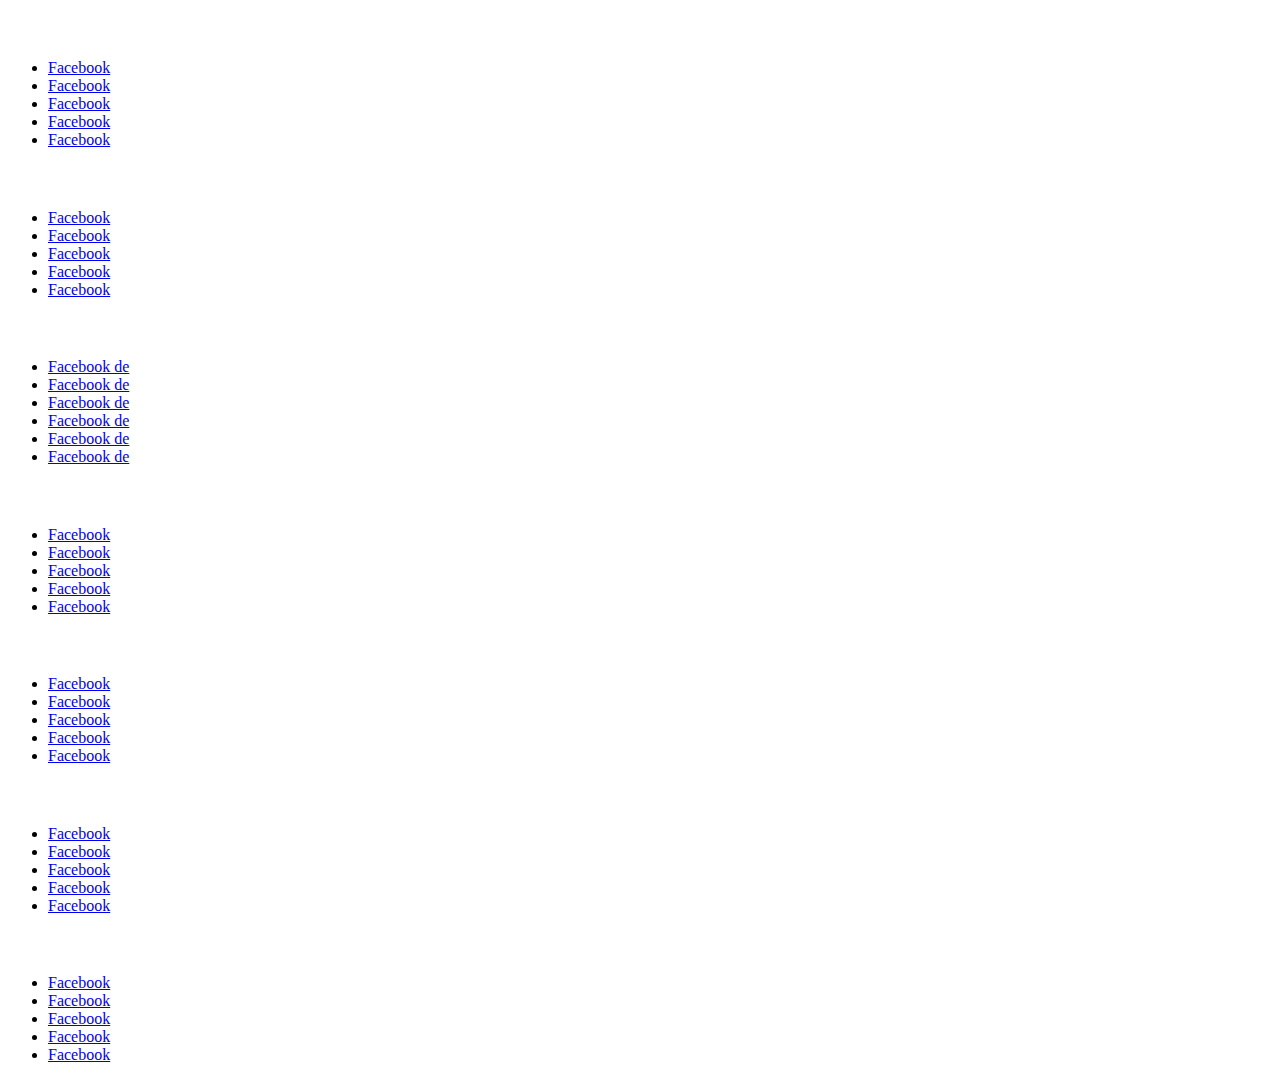
<file: JS/JS30/Array Cardio Day 1/index.html>
<!DOCTYPE html>
<html lang="en">
<head>
    <meta charset="UTF-8">
    <meta http-equiv="X-UA-Compatible" content="IE=edge">
    <meta name="viewport" content="width=device-width, initial-scale=1.0">
    <title>Array Cardio</title>
</head>
<body>
    <div class="mw-category">
        <div class="mw-category-group">
            <h3>&nbsp;</h3>
            <ul>
                <li>
                    <a href="https://www.facebook.com/">Facebook</a>
                </li>
                <li>
                    <a href="https://www.facebook.com/">Facebook</a>
                </li>
                <li>
                    <a href="https://www.facebook.com/">Facebook</a>
                </li>
                <li>
                    <a href="https://www.facebook.com/">Facebook</a>
                </li>
                <li>
                    <a href="https://www.facebook.com/">Facebook</a>
                </li>
            </ul>
        </div>
        <div class="mw-category-group">
            <h3>&nbsp;</h3>
            <ul>
                <li>
                    <a href="https://www.facebook.com/">Facebook</a>
                </li>
                <li>
                    <a href="https://www.facebook.com/">Facebook</a>
                </li>
                <li>
                    <a href="https://www.facebook.com/">Facebook</a>
                </li>
                <li>
                    <a href="https://www.facebook.com/">Facebook</a>
                </li>
                <li>
                    <a href="https://www.facebook.com/">Facebook</a>
                </li>
            </ul>
        </div>
        <div class="mw-category-group">
            <h3>&nbsp;</h3>
            <ul>
                <li>
                    <a href="https://www.facebook.com/">Facebook de</a>
                </li>
                <li>
                    <a href="https://www.facebook.com/">Facebook de</a>
                </li>
                <li>
                    <a href="https://www.facebook.com/">Facebook de</a>
                </li>
                <li>
                    <a href="https://www.facebook.com/">Facebook de</a>
                </li>
                <li>
                    <a href="https://www.facebook.com/">Facebook de</a>
                </li>
                <li>
                    <a href="https://www.facebook.com/">Facebook de</a>
                </li>
            </ul>
        </div>
        <div class="mw-category-group">
            <h3>&nbsp;</h3>
            <ul>
                <li>
                    <a href="https://www.facebook.com/">Facebook</a>
                </li>
                <li>
                    <a href="https://www.facebook.com/">Facebook</a>
                </li>
                <li>
                    <a href="https://www.facebook.com/">Facebook</a>
                </li>
                <li>
                    <a href="https://www.facebook.com/">Facebook</a>
                </li>
                <li>
                    <a href="https://www.facebook.com/">Facebook</a>
                </li>
            </ul>
        </div>
        <div class="mw-category-group">
            <h3>&nbsp;</h3>
            <ul>
                <li>
                    <a href="https://www.facebook.com/">Facebook</a>
                </li>
                <li>
                    <a href="https://www.facebook.com/">Facebook</a>
                </li>
                <li>
                    <a href="https://www.facebook.com/">Facebook</a>
                </li>
                <li>
                    <a href="https://www.facebook.com/">Facebook</a>
                </li>
                <li>
                    <a href="https://www.facebook.com/">Facebook</a>
                </li>
            </ul>
        </div>
        <div class="mw-category-group">
            <h3>&nbsp;</h3>
            <ul>
                <li>
                    <a href="https://www.facebook.com/">Facebook</a>
                </li>
                <li>
                    <a href="https://www.facebook.com/">Facebook</a>
                </li>
                <li>
                    <a href="https://www.facebook.com/">Facebook</a>
                </li>
                <li>
                    <a href="https://www.facebook.com/">Facebook</a>
                </li>
                <li>
                    <a href="https://www.facebook.com/">Facebook</a>
                </li>
            </ul>
        </div>
        <div class="mw-category-group">
            <h3>&nbsp;</h3>
            <ul>
                <li>
                    <a href="https://www.facebook.com/">Facebook</a>
                </li>
                <li>
                    <a href="https://www.facebook.com/">Facebook</a>
                </li>
                <li>
                    <a href="https://www.facebook.com/">Facebook</a>
                </li>
                <li>
                    <a href="https://www.facebook.com/">Facebook</a>
                </li>
                <li>
                    <a href="https://www.facebook.com/">Facebook</a>
                </li>
            </ul>
        </div>
    </div>
    <script src="./main.js"></script>
</body>
</html>
</file>
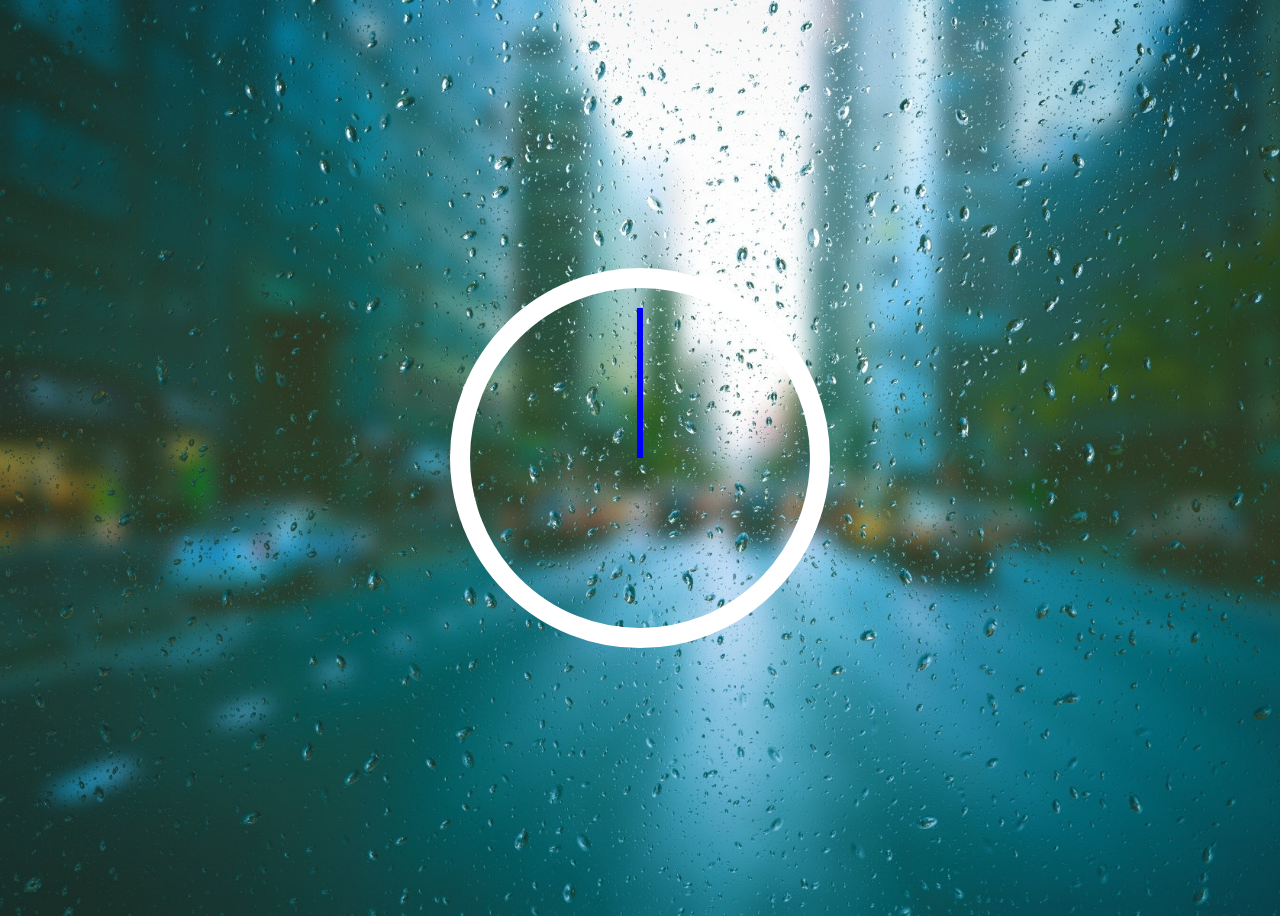
<file: JS/JS30/CSS + JS Clock/index.html>
<!DOCTYPE html>
<html lang="en">
<head>
    <meta charset="UTF-8">
    <meta http-equiv="X-UA-Compatible" content="IE=edge">
    <meta name="viewport" content="width=device-width, initial-scale=1.0">
    <title>Clock</title>
    <link rel="stylesheet" href="./main.css">
</head>
<body>
    <div class="clock">
        <div class="clock-face">
            <div class="hand hour-hand"></div>
            <div class="hand min-hand"></div>
            <div class="hand second-hand"></div>
        </div>
    </div>
    <script src="./main.js"></script>
</body>
</html>
</file>
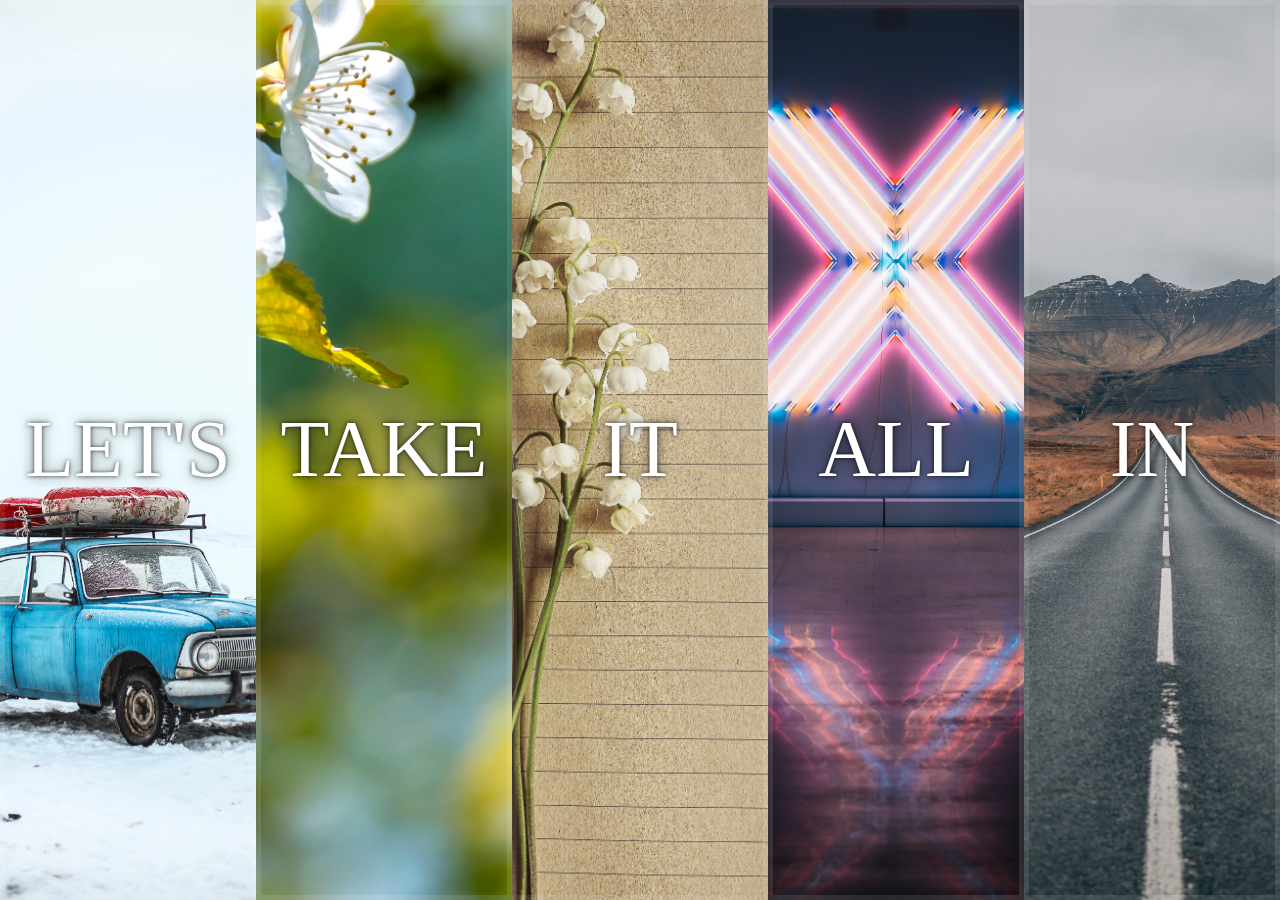
<file: JS/JS30/Flex Panels Image Gallery/index.html>
<!DOCTYPE html>
<html lang="en">
<head>
    <meta charset="UTF-8">
    <meta http-equiv="X-UA-Compatible" content="IE=edge">
    <meta name="viewport" content="width=device-width, initial-scale=1.0">
    <title>Flex Panels</title>
    <link rel="stylesheet" href="./main.css">
</head>
<body>
    <div class="panels">
        <div class="panel panel1">
            <p>Hey</p>
            <p>Let's</p>
            <p>Dance</p>
        </div>
        <div class="panel panel2">
            <p>Give</p>
            <p>Take</p>
            <p>Receive</p>
        </div>
        <div class="panel panel3">
            <p>Experience</p>
            <p>It</p>
            <p>Today</p>
        </div>
        <div class="panel panel4">
            <p>Give</p>
            <p>All</p>
            <p>You can</p>
        </div>
        <div class="panel panel5">
            <p>Life</p>
            <p>In</p>
            <p>Motion</p>
        </div>
    </div>
    <script src="./main.js"></script>
</body>
</html>
</file>
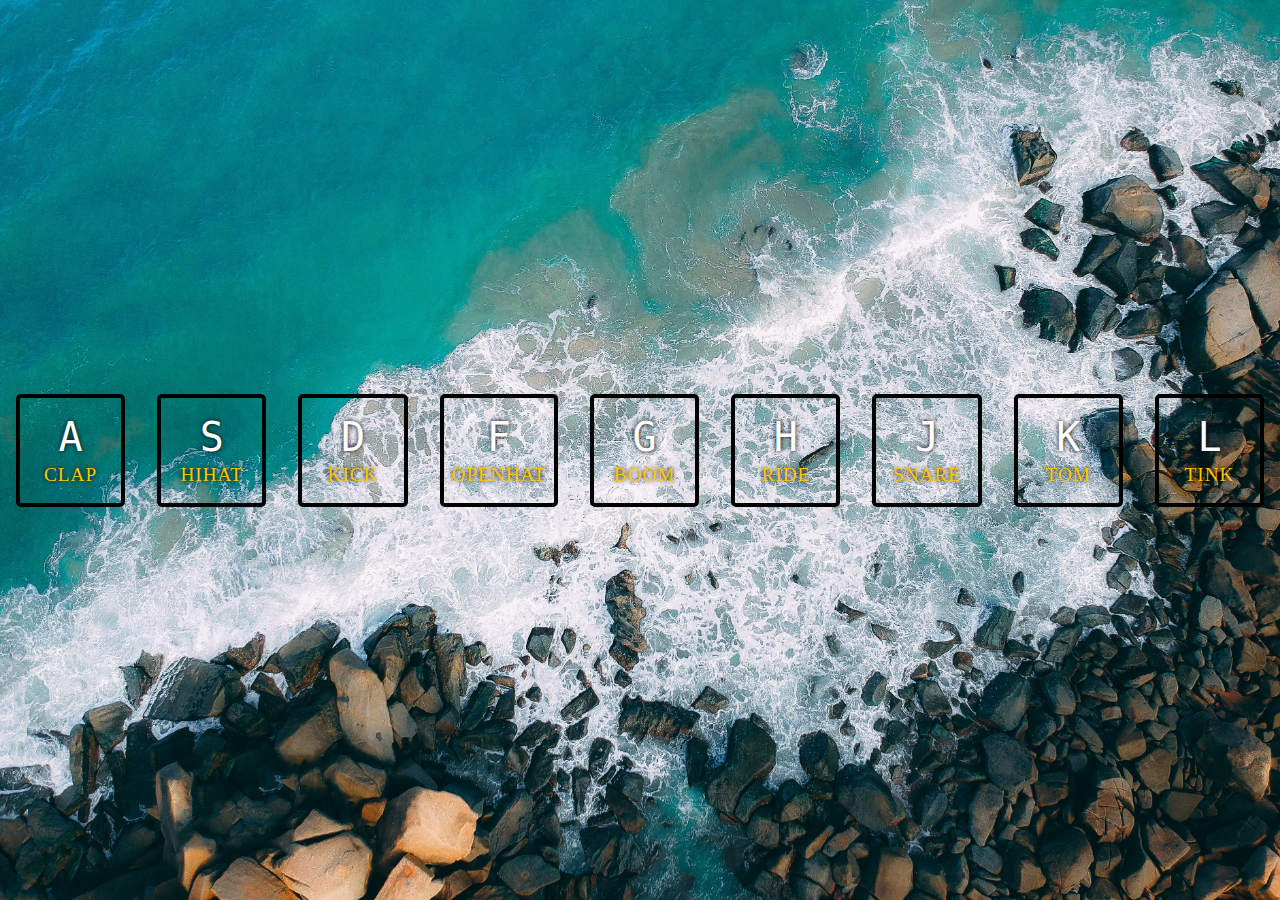
<file: JS/JS30/JavaScript Drum Kit/index.html>
<!DOCTYPE html>
<html lang="en">
<head>
    <meta charset="UTF-8">
    <meta http-equiv="X-UA-Compatible" content="IE=edge">
    <meta name="viewport" content="width=device-width, initial-scale=1.0">
    <title>Drum Kit</title>
    <link rel="stylesheet" href="./main.css">
</head>
<body>
    <div class="keys">
        <div data-key="65" class="key">
            <kbd>A</kbd>
            <span class="sound">CLAP</span>
        </div>
        <div data-key="83" class="key">
            <kbd>S</kbd>
            <span class="sound">HIHAT</span>
        </div>
        <div data-key="68" class="key">
            <kbd>D</kbd>
            <span class="sound">KICK</span>
        </div>
        <div data-key="70" class="key">
            <kbd>F</kbd>
            <span class="sound">OPENHAT</span>
        </div>
        <div data-key="71" class="key">
            <kbd>G</kbd>
            <span class="sound">BOOM</span>
        </div>
        <div data-key="72" class="key">
            <kbd>H</kbd>
            <span class="sound">RIDE</span>
        </div>
        <div data-key="74" class="key">
            <kbd>J</kbd>
            <span class="sound">SNARE</span>
        </div>
        <div data-key="75" class="key">
            <kbd>K</kbd>
            <span class="sound">TOM</span>
        </div>
        <div data-key="76" class="key">
            <kbd>L</kbd>
            <span class="sound">TINK</span>
        </div>
    </div>
    <audio data-key="65" src="./sound/Crunchy-Punch-A-www.fesliyanstudios.com.mp3"></audio>
    <audio data-key="83" src="./sound/Floor-Tom-Drum-Hit-Level-1A-www.fesliyanstudios.com.mp3"></audio>
    <audio data-key="68" src="./sound/good-open-hat-sample-a-key-01-Kl9.wav"></audio>
    <audio data-key="70" src="./sound/Hi-Hat-Closed-Hit-A1-www.fesliyanstudios.com.mp3"></audio>
    <audio data-key="71" src="./sound/mixkit-attention-bell-ding-586.wav"></audio>
    <audio data-key="72" src="./sound/mixkit-human-single-heart-beat-490.wav"></audio>
    <audio data-key="74" src="./sound/mixkit-one-clap-481.wav"></audio>
    <audio data-key="75" src="./sound/ServoFromRobocopR PE1071809.wav"></audio>
    <audio data-key="76" src="./sound/Snare-Drum-Hit-Level-1a-www.fesliyanstudios.com.mp3"></audio>
    
    <script src="./main.js"></script>
</body>
</html>
</file>
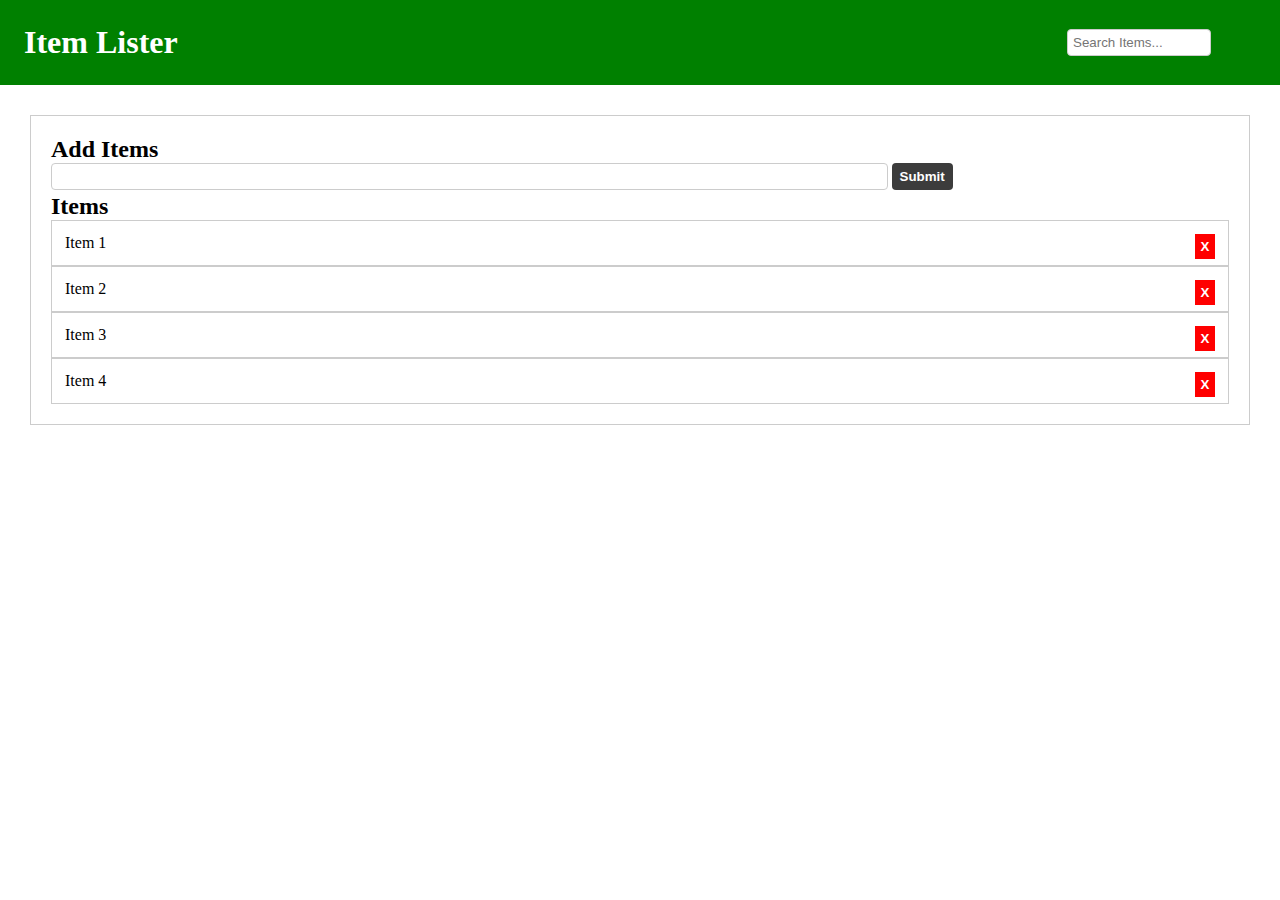
<file: JS/DOM/dom.html>
<!DOCTYPE html>
<html lang="en">
<head>
    <meta charset="UTF-8">
    <meta http-equiv="X-UA-Compatible" content="IE=edge">
    <meta name="viewport" content="width=device-width, initial-scale=1.0">
    <title>DOM</title>
    <link rel="stylesheet" href="./dom.css">
</head>
<body>
    
    <header id="main-header" class="bg-success text-white p-4 mb-3">
        <div class="container">
          <div class="row">
            <div class="col-md-6">
                <h1 id="header-title">Item Lister</h1>
            </div>
            <div class="col-md-6 align-self-center">
                <input type="text" class="form-control" id="filter" placeholder="Search Items...">
            </div>
          </div>
        </div>
      </header>
      <div class="container">
       <div id="main" class="card card-body">
        <h2 class="title">Add Items</h2>
        <form id="addForm" class="form-inline mb-3">
          <input type="text" class="form-control mr-2" id="item">
          <input type="submit" class="btn btn-dark" value="Submit">
        </form>
        <h2 class="title">Items</h2>
        <ul id="items" class="list-group">
          <li class="list-group-item">Item 1 <button class="btn btn-danger btn-sm float-right delete">X</button></li>
          <li class="list-group-item">Item 2 <button class="btn btn-danger btn-sm float-right delete">X</button></li>
          <li class="list-group-item">Item 3 <button class="btn btn-danger btn-sm float-right delete">X</button></li>
          <li class="list-group-item">Item 4 <button class="btn btn-danger btn-sm float-right delete">X</button></li>
        </ul>
       </div>
      </div>
      <script src="./dom.js"></script>
</body>
</html>
</file>
<file: JS/JS30/CSS + JS Clock/main.css>
html {
    background: url(./pexels-pixabay-531880.jpg);
    background-size: cover;
    font-family: 'helvetica neue';
    text-align: center;
    font-size: 10px;
}
body {
    font-size: 2rem;
    display: flex;
    flex: 1;
    min-height: 100vh;
    align-items: center;
}
.clock {
    width: 30rem;
    height: 30rem;
    border: 20px solid white;
    border-radius: 50%;
    margin: 50px auto;
    position: relative;
    padding: 2rem;
    box-shadow: 
        0 0 0px 4px rgba(0, 0, 0, 0.1) 
        inset  0 0 0 3px #efefef
        inset 0 0 10px black
        0 0 10px rgba(0, 0, 0, 0.2); 
    -webkit-border-radius: 50%;
    -moz-border-radius: 50%;
    -ms-border-radius: 50%;
    -o-border-radius: 50%;
}
.clock-face {
    position: relative;
    width: 100%;
    height: 100%;
    transform: translateY(-3px);
    -webkit-transform: translateY(-3px);
    -moz-transform: translateY(-3px);
    -ms-transform: translateY(-3px);
    -o-transform: translateY(-3px);
}
.hand {
    width: 50%;
    height: 6px;
    background: blue;
    position: absolute;
    top: 50%;
    transform-origin: 100%;
    transform: rotate(90deg);
    transition: all  0.05s;
    transition-timing-function: cubic-bezier(0.1, 2.7, 0.58, 1);
    -webkit-transform:rotate(90deg);
    -moz-transform:rotate(90deg);
    -ms-transform:rotate(90deg);
    -o-transform:rotate(90deg);
    -webkit-transition: all  0.05s;
    -moz-transition: all  0.05s;
    -ms-transition: all  0.05s;
    -o-transition: all  0.05s;
}
</file>
<file: JS/JS30/Flex Panels Image Gallery/main.css>
html {
    box-sizing: border-box;
    background: #ffc600;
    font-family: 'helvetica neue';
    font-size: 20px;
    font-weight: 200;
}
body {
    margin: 0;
}
* , *:before , *:after {
    box-sizing: inherit;
}
.panels {
    min-height: 100vh;
    overflow: hidden;
    display: flex;
}
.panel {
    background: #6B0F9C;
    box-shadow: inset 0 0 0 5px rgba(255, 255, 255, 0.1);
    color: white;
    text-align: center;
    align-items: center;
    transition: font-size 0.7s cubic-bezier(0.61, -0.19, 0.7, -0.11),flex 0.7s cubic-bezier(0.61, -0.19, 0.7, -0.11),background 0.2s;
    -webkit-transition: font-size 0.7s cubic-bezier(0.61, -0.19, 0.7, -0.11),flex 0.7s cubic-bezier(0.61, -0.19, 0.7, -0.11),background 0.2s;
    -moz-transition: font-size 0.7s cubic-bezier(0.61, -0.19, 0.7, -0.11),flex 0.7s cubic-bezier(0.61, -0.19, 0.7, -0.11),background 0.2s;
    -ms-transition: font-size 0.7s cubic-bezier(0.61, -0.19, 0.7, -0.11),flex 0.7s cubic-bezier(0.61, -0.19, 0.7, -0.11),background 0.2s;
    -o-transition: font-size 0.7s cubic-bezier(0.61, -0.19, 0.7, -0.11),flex 0.7s cubic-bezier(0.61, -0.19, 0.7, -0.11),background 0.2s;
    font-size: 20px;
    background-size: cover;
    background-position: center;
    flex: 1;
    justify-content: center;
    display: flex;
    flex-direction: column;
}
.panel1 {
    background-image: url(./images/pexels-oziel-gómez-845405.jpg);
}
.panel2 {
    background-image: url(./images/pexels-photomix-company-96627.jpg);
}
.panel3 {
    background-image: url(./images/pexels-pixabay-459335.jpg);
}
.panel4 {
    background-image: url(./images/pexels-ricardo-esquivel-1964471.jpg);
}
.panel5 {
    background-image: url(./images/pexels-sebastian-palomino-1955134.jpg);
}
.panel > * {
    margin: 0;
    width: 100%;
    transition: transform 0.5s;
    flex: 1 0 auto;
    display: flex;
    justify-content: center;
    align-items: center;
    -webkit-transition: transform 0.5s;
    -moz-transition: transform 0.5s;
    -ms-transition: transform 0.5s;
    -o-transition: transform 0.5s;
}
.panel > *:first-child {
    transform: translateY(-100%);
    -webkit-transform: translateY(-100%);
    -moz-transform: translateY(-100%);
    -ms-transform: translateY(-100%);
    -o-transform: translateY(-100%);
}
.panel.open-active > *:first-child {
    transform: translateY(0);
    -webkit-transform: translateY(0);
    -moz-transform: translateY(0);
    -ms-transform: translateY(0);
    -o-transform: translateY(0);
}
.panel > *:last-child {
    transform: translateY(100%);
    -webkit-transform: translateY(100%);
    -moz-transform: translateY(100%);
    -ms-transform: translateY(100%);
    -o-transform: translateY(100%);
}
.panel.open-active > *:last-child {
    transform: translateY(0);
    -webkit-transform: translateY(0);
    -moz-transform: translateY(0);
    -ms-transform: translateY(0);
    -o-transform: translateY(0);
}
.panel p {
    text-transform: uppercase;
    font-family: 'Amatic SC' , cursive;
    text-shadow: 0 0 4px rgba(0, 0, 0, 0.72), 0 0 14px rgba(0, 0, 0, 0.45);
    font-size: 2em;
}
.panel p:nth-child(2) {
    font-size: 4em  ;
}
.panel.open {
    font-size: 40px;
    flex: 5;
}
</file>
<file: JS/JS30/JavaScript Drum Kit/main.css>
*{
    margin: 0;
    padding: 0;
}
body {
    background-image: url(./pexels-pok-rie-2049422.jpg);
    background-size: cover;
    background-repeat: no-repeat;
}
.keys {
    min-height: 100vh;
    display: flex;
    align-items: center;
    justify-content: center;
}
.key {
    border: 4px solid black;
    border-radius: 5px;
    margin: 1rem;
    font-size: 1.5rem;
    padding: 1rem 0.5rem;
    transition: all 0.07s;
    width: 100px;
    text-align: center;
    color: white;
    background-color: rgb(0 0 0 0.4);
    text-shadow: 0 0 5px black;
    -webkit-border-radius: 5px;
    -moz-border-radius: 5px;
    -ms-border-radius: 5px;
    -o-border-radius: 5px;
    -webkit-transition: all 0.07s;
    -moz-transition: all 0.07s;
    -ms-transition: all 0.07s;
    -o-transition: all 0.07s;
}
.playing {
    transform: scale(1.1);
    border-color: #ffc600;
    box-shadow: 0 0 10px #ffc600;
    -webkit-transform: scale(1.1);
    -moz-transform: scale(1.1);
    -ms-transform: scale(1.1);
    -o-transform: scale(1.1);
}
kbd {
    display: block;
    font-size: 40px;
}
.sound {
    font-size: 1.2rem;
    letter-spacing: 1px;
    color: #ffc600;
}
</file>
<file: JS/DOM/dom.css>
*{
    margin: 0;
    padding: 0;
}
.bg-success {
    background-color: green;
}
.text-white {
    color: white;
}
.p-4 {
    padding: 4px;
}
.mb-3 {
    margin-bottom: 3px;
}
.row {
    display: flex;
    justify-content: space-between;
    align-items: center;
    padding: 20px;
}
.form-control {
    border: none;
    padding: 5px;
    width: 70%;
    border: 1px solid #ccc;
    border-radius: 4px;
    outline: none;
}
.container:nth-child(2) {
    margin: 30px;
    border: 1px solid #ccc;
    padding: 20px;
}
ul {
    list-style-type: none;
}
.list-group-item {
    border: 1px solid #ccc;
    padding: 13px;
}
.btn {
    font-weight: 700;
    border: none;
    color: white;
}
.btn-dark{
    background-color: rgb(60, 60, 60);
    padding: 6px 8px;
    border-radius: 4px;
    -webkit-border-radius: 4px;
    -moz-border-radius: 4px;
    -ms-border-radius: 4px;
    -o-border-radius: 4px;
}
.btn-danger {
    background-color: red;
    height: 25px;
    width: 20px;
}
.float-right {
    float: right;
}
</file>
